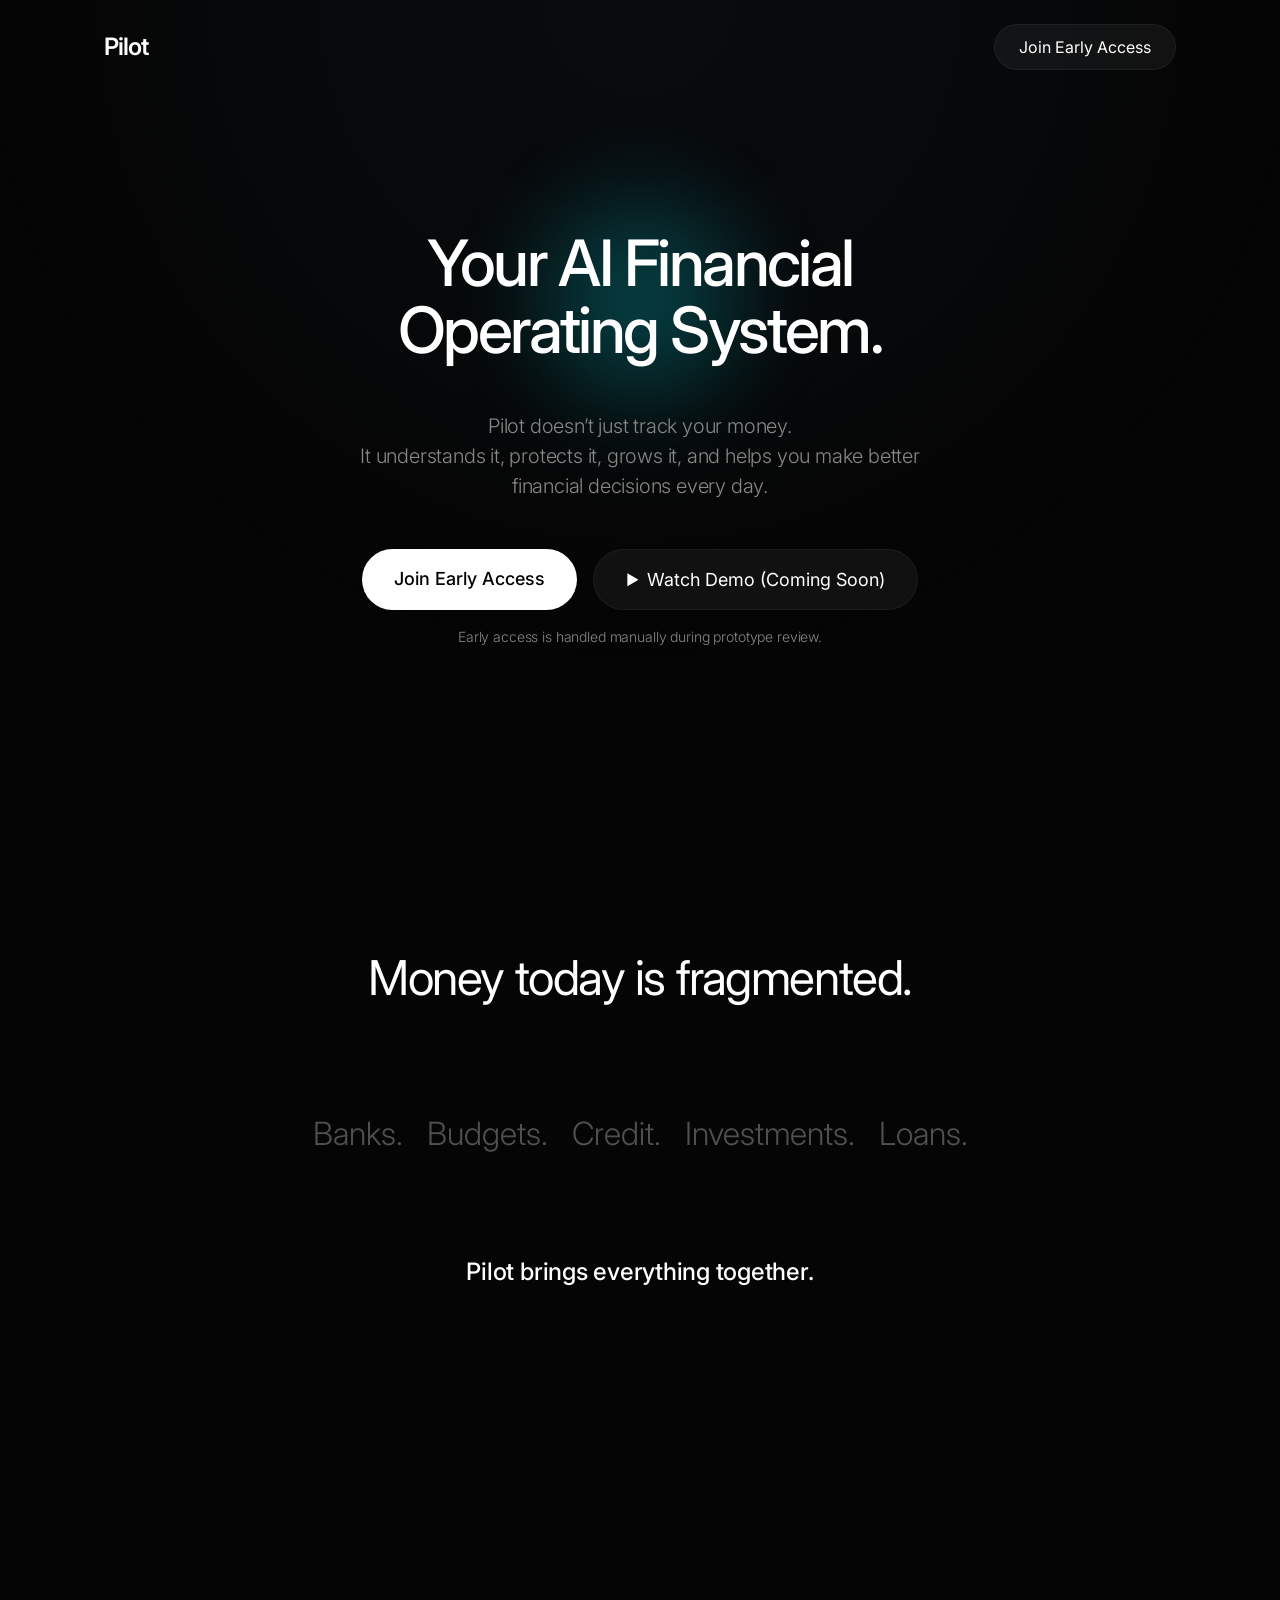
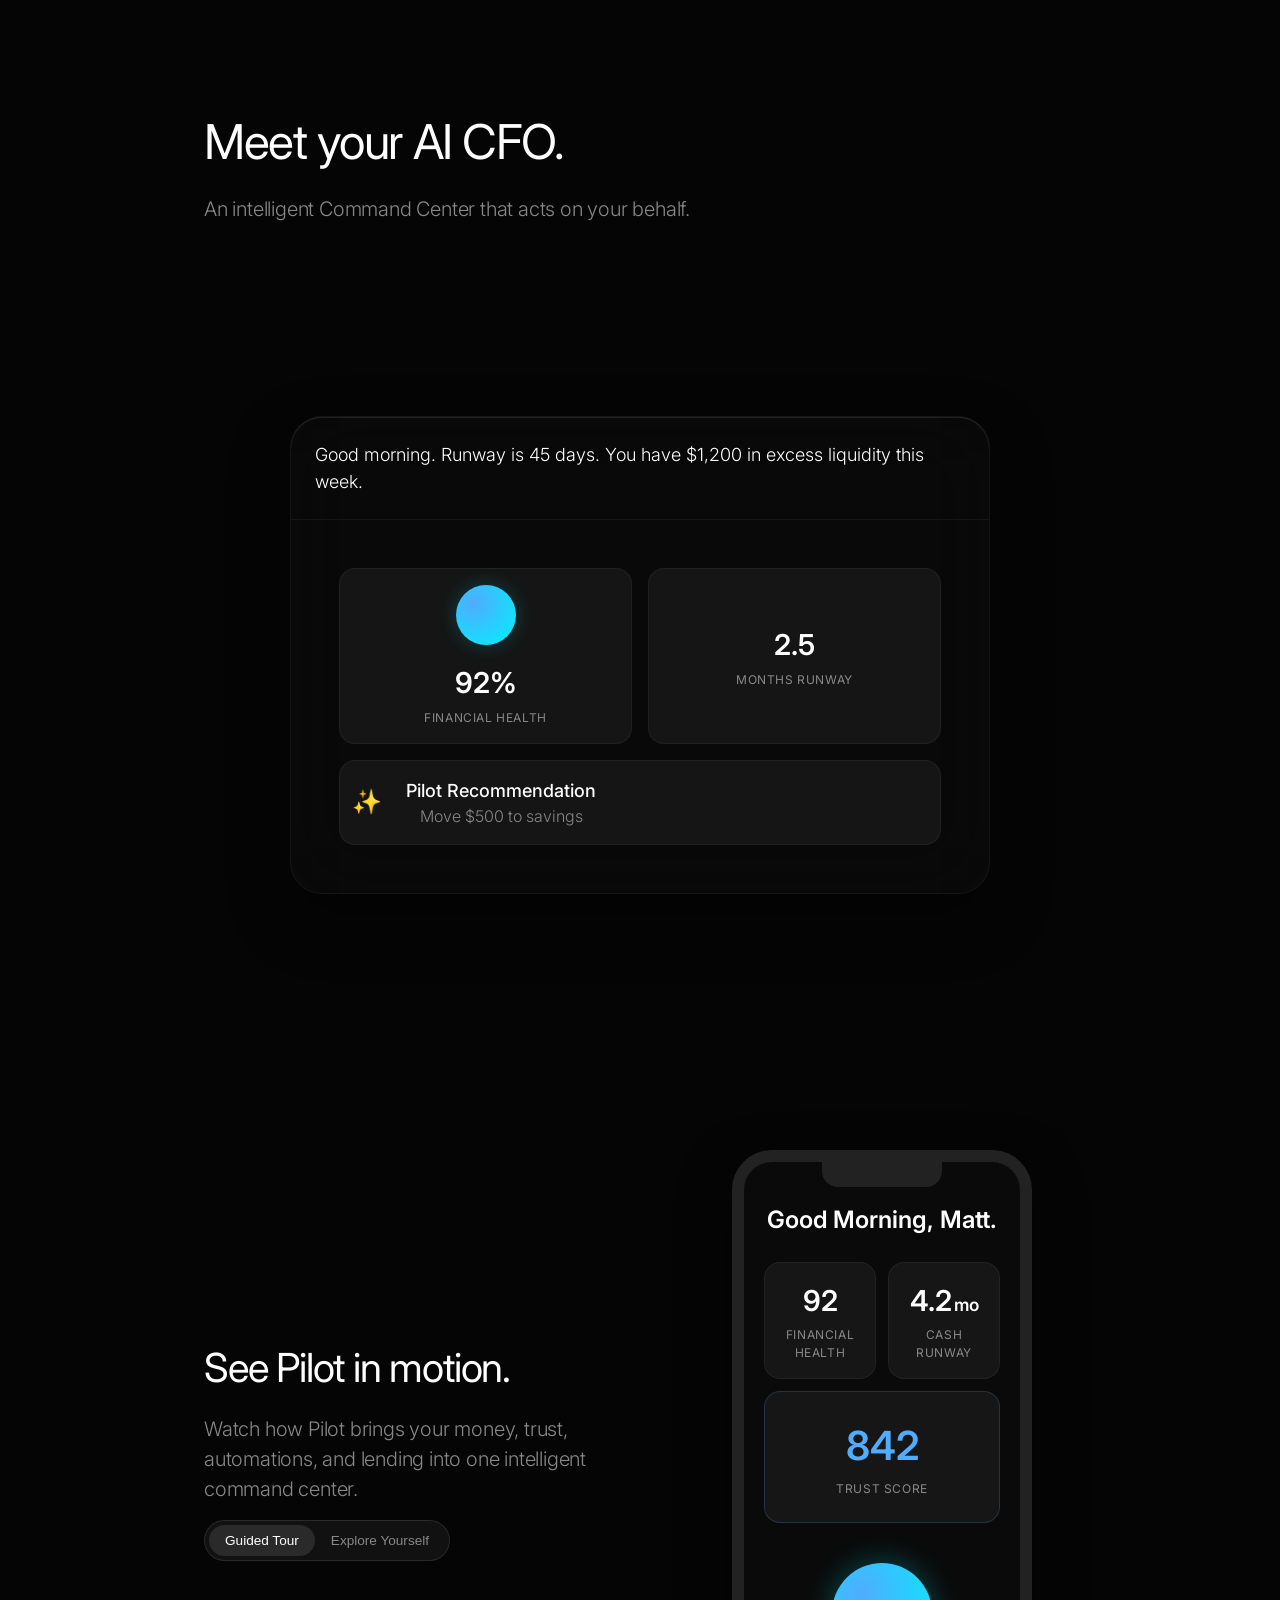
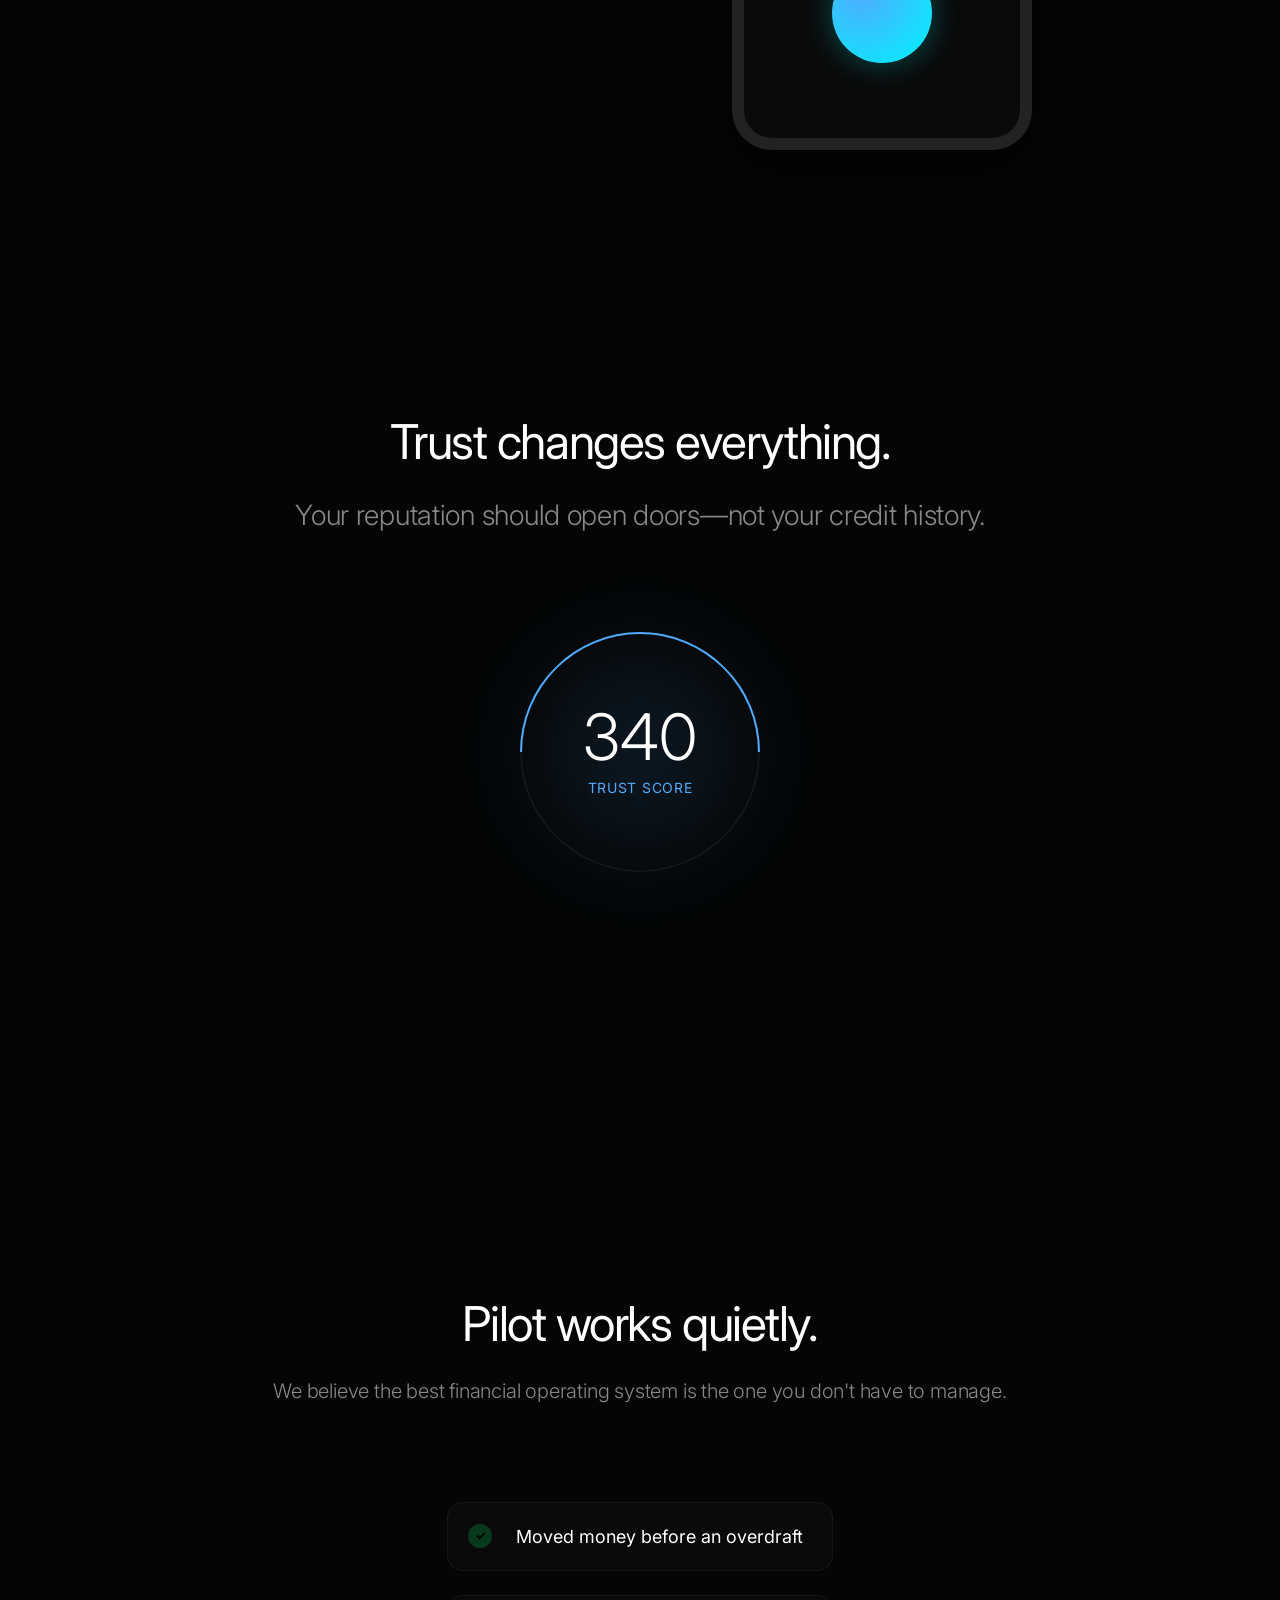
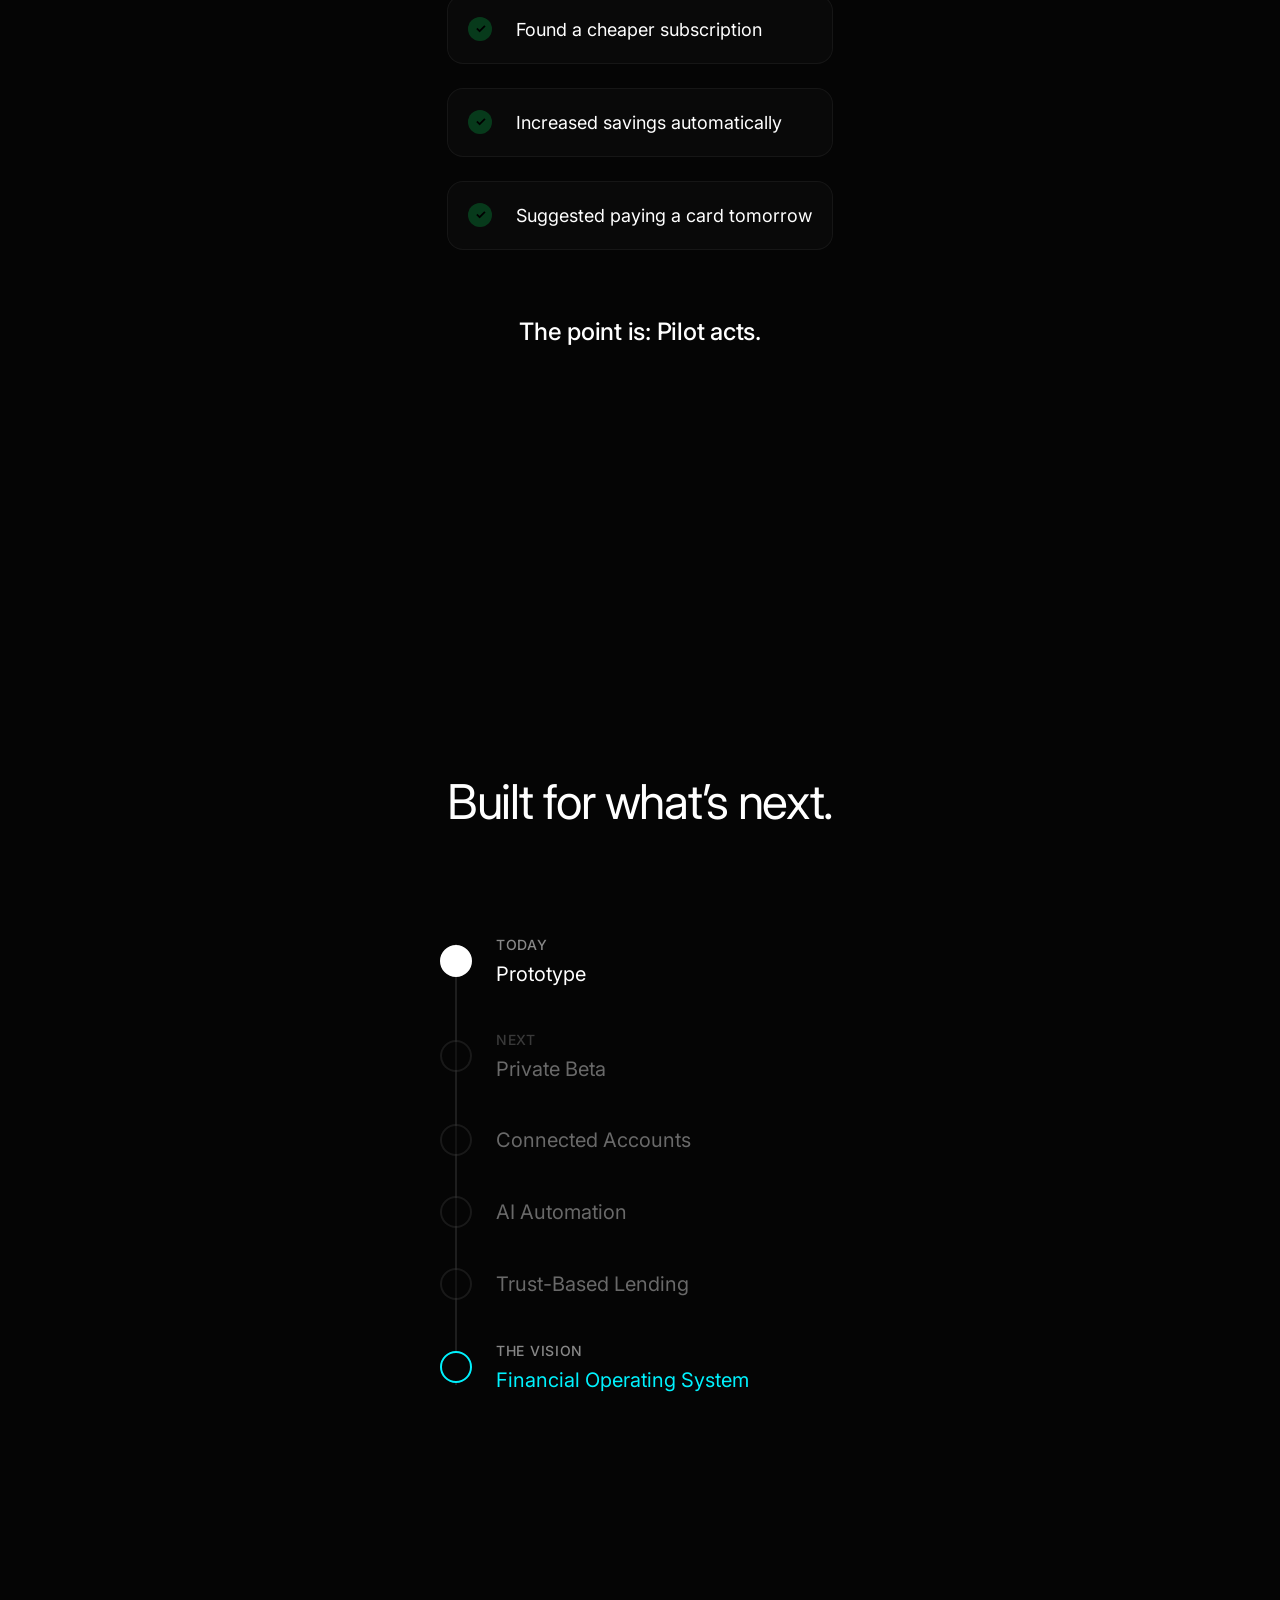
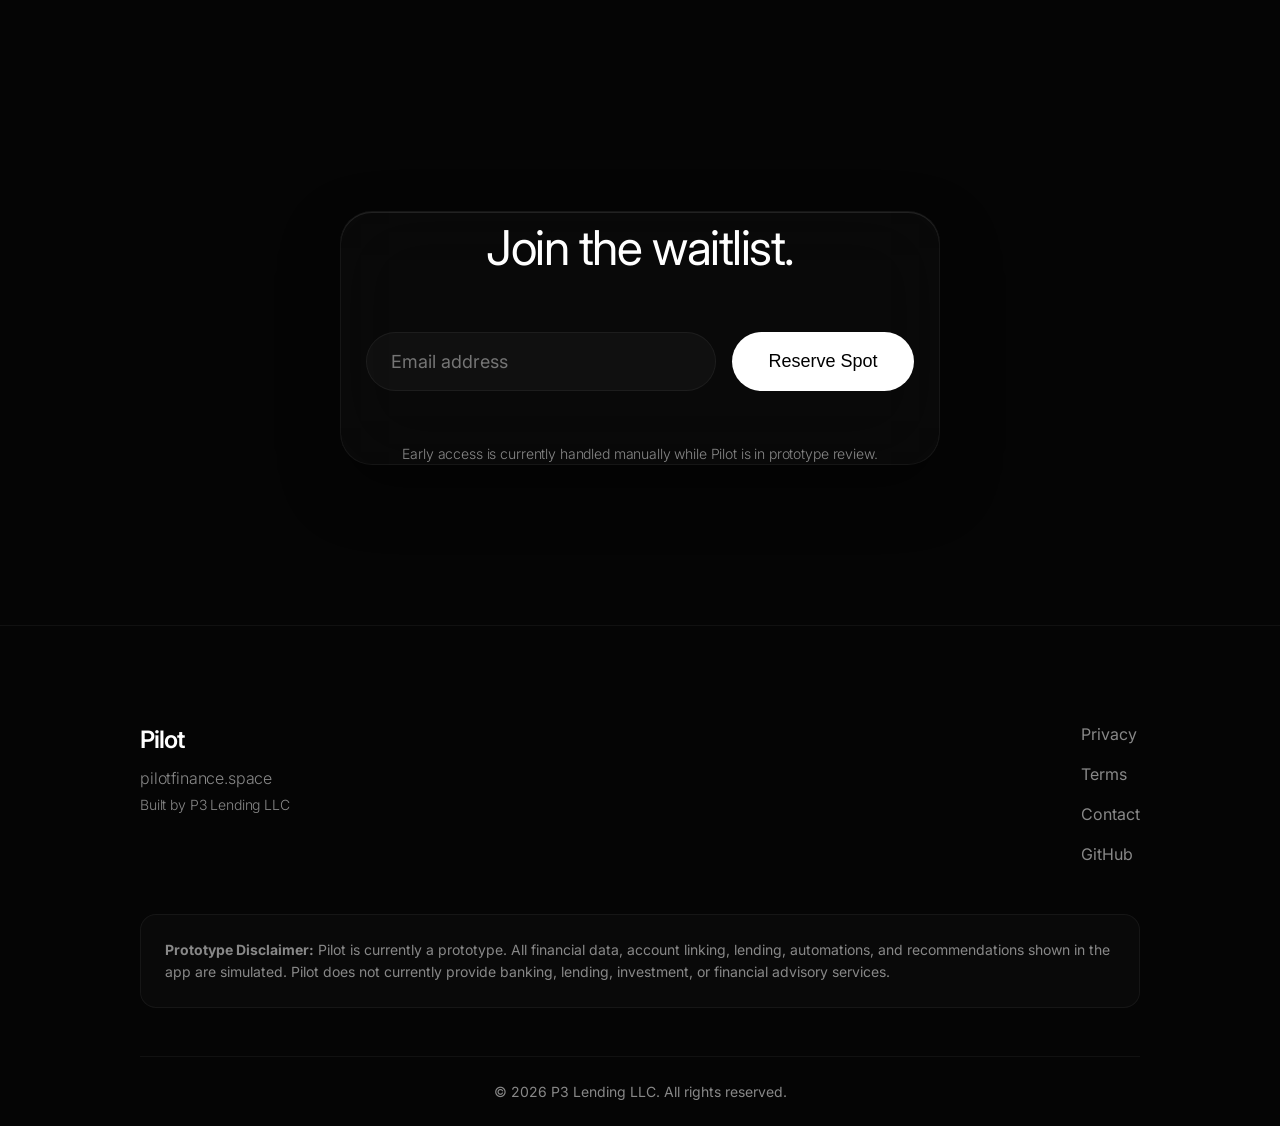
<file: docs/index.html>
<!DOCTYPE html>
<html lang="en">
<head>
    <meta charset="UTF-8">
    <meta name="viewport" content="width=device-width, initial-scale=1.0">
    <title>Pilot - Your AI Financial Operating System</title>
    <link rel="stylesheet" href="style.css">
    <link rel="preconnect" href="https://fonts.googleapis.com">
    <link rel="preconnect" href="https://fonts.gstatic.com" crossorigin>
    <link href="https://fonts.googleapis.com/css2?family=Inter:wght@300;400;500;600;700&display=swap" rel="stylesheet">
    <link rel="icon" type="image/svg+xml" href="favicon.svg">

    <!-- OpenGraph & Social Meta Tags -->
    <meta property="og:title" content="Pilot — Your AI Financial Operating System">
    <meta property="og:description" content="Pilot helps you understand, automate, and improve your financial life with AI-powered recommendations, Trust Score, smart automations, and trust-based lending.">
    <meta property="og:type" content="website">
    <meta property="og:url" content="https://pilotfinance.space">
    <meta property="og:image" content="https://pilotfinance.space/assets/og-image.svg">
    <meta name="twitter:card" content="summary_large_image">
    <meta name="twitter:title" content="Pilot — Your AI Financial Operating System">
    <meta name="twitter:description" content="Pilot helps you understand, automate, and improve your financial life with AI-powered recommendations, Trust Score, smart automations, and trust-based lending.">
    <meta name="twitter:image" content="https://pilotfinance.space/assets/og-image.svg">
</head>
<body>

    <!-- Ambient Background -->
    <div class="ambient-background"></div>

    <!-- Header -->
    <header class="header fade-in-up delay-1">
        <div class="logo">Pilot</div>
        <a href="#early-access" class="btn-secondary">Join Early Access</a>
    </header>

    <!-- Hero Section -->
    <section class="section hero fade-in-up delay-2">
        <div class="hero-orb-container">
            <div class="hero-orb"></div>
        </div>
        <div class="hero-content">
            <h1 class="hero-title">Your AI Financial<br>Operating System.</h1>
            <p class="hero-subtitle">Pilot doesn’t just track your money.<br>It understands it, protects it, grows it, and helps you make better financial decisions every day.</p>
            <div class="hero-actions">
                <a href="mailto:earlyaccess@pilotfinance.space?subject=Pilot Early Access Request" class="btn-primary">Join Early Access</a>
                <a href="#demo" class="btn-secondary btn-demo" onclick="alert('Demo video coming soon!'); return false;">
                    <span class="play-icon">▶</span> Watch Demo (Coming Soon)
                </a>
            </div>
            <p style="margin-top: 16px; font-size: 0.875rem; color: var(--text-secondary);">Early access is handled manually during prototype review.</p>
        </div>
    </section>

    <!-- Narrative Section 1: Fragmented -->
    <section class="section narrative-section scroll-reveal">
        <div class="narrative-content center-text">
            <h2>Money today is fragmented.</h2>
            <div class="fragmented-list">
                <span>Banks.</span>
                <span>Budgets.</span>
                <span>Credit.</span>
                <span>Investments.</span>
                <span>Loans.</span>
            </div>
            <p class="highlight-text">Pilot brings everything together.</p>
        </div>
    </section>

    <!-- Narrative Section 2: AI CFO -->
    <section class="section narrative-section scroll-reveal">
        <div class="narrative-content">
            <h2>Meet your AI CFO.</h2>
            <p>An intelligent Command Center that acts on your behalf.</p>
        </div>
        
        <div class="mockup-container">
            <div class="glass-card mockup-card float-element">
                <div class="mockup-header">
                    <div class="briefing">Good morning. Runway is <span class="highlight">45 days</span>. You have $1,200 in excess liquidity this week.</div>
                </div>
                <div class="mockup-body">
                    <div class="mockup-grid">
                        <div class="glass-widget health-widget float-delay-1">
                            <div class="health-orb"></div>
                            <div class="widget-value">92%</div>
                            <div class="widget-label">Financial Health</div>
                        </div>
                        <div class="glass-widget runway-widget float-delay-2">
                            <div class="widget-value"><span class="counter" data-target="4.2">0.0</span></div>
                            <div class="widget-label">Months Runway</div>
                        </div>
                        <div class="glass-widget recommendation-widget float-delay-3">
                            <div class="rec-icon">✨</div>
                            <div class="rec-text">
                                <strong>Pilot Recommendation</strong>
                                <span>Move $500 to savings</span>
                            </div>
                        </div>
                    </div>
                </div>
            </div>
        </div>
    </section>

    <!-- Narrative Section 2.5: Interactive Demo -->
    <section class="section narrative-section scroll-reveal interactive-demo-section">
        <div class="demo-grid">
            <div class="demo-copy">
                <h2>See Pilot in motion.</h2>
                <p>Watch how Pilot brings your money, trust, automations, and lending into one intelligent command center.</p>
                <div class="simulator-toggle">
                    <button class="sim-btn active" onclick="setSimMode('guided')">Guided Tour</button>
                    <button class="sim-btn" onclick="setSimMode('interactive')">Explore Yourself</button>
                </div>
            </div>
            <div class="demo-phone-container">
                <div class="iphone-frame">
                    <div class="iphone-notch"></div>
                    <div class="iphone-screen">
                        
                        <!-- GUIDED TOUR MODE (Original Storyboard) -->
                        <div class="sim-mode-container guided-tour-mode active">
                        <!-- Dashboard Base -->
                        <div class="storyboard-base">
                            <div class="greeting">Good Morning, Matt.</div>
                            
                            <div class="dashboard-grid">
                                <div class="glass-widget">
                                    <div class="widget-value" id="demo-health-val">92</div>
                                    <div class="widget-label">Financial Health</div>
                                </div>
                                <div class="glass-widget">
                                    <div class="widget-value" id="demo-runway-val">4.2<span style="font-size:0.6em; margin-left:2px">mo</span></div>
                                    <div class="widget-label">Cash Runway</div>
                                </div>
                                <div class="glass-widget trust-widget">
                                    <div class="widget-value trust-val">842</div>
                                    <div class="widget-label">Trust Score</div>
                                </div>
                            </div>
                            
                            <div class="health-orb-mini pulse-animation center-orb"></div>
                        </div>

                        <!-- Insight Alert Overlay -->
                        <div class="insight-alert">
                            <div class="insight-text">Pilot noticed your electric bill is <strong>27% higher</strong> than normal.</div>
                            <div class="insight-actions">
                                <div class="insight-btn">Find cheaper provider</div>
                                <div class="insight-btn primary-btn btn-create-plan">Create payment plan</div>
                                <div class="insight-btn secondary-btn">Ignore</div>
                            </div>
                        </div>

                        <!-- Automation Success Widget -->
                        <div class="automation-widget">
                            <div class="auto-header"><span class="check-icon">✓</span> Automation Created</div>
                            <div class="auto-rule">If paycheck arrives</div>
                            <div class="auto-rule indent">→ Pay electric bill</div>
                            <div class="auto-rule indent">→ Move 10% to savings</div>
                        </div>

                        <!-- Lending Unlock Card -->
                        <div class="lending-unlock">
                            <p class="unlock-title">Lending Unlocked</p>
                            <p>You're now trusted for</p>
                            <div class="unlock-amount">$1,000</div>
                            <p class="unlock-footer">Available instantly.</p>
                        </div>

                        <!-- Daily Brief Widget -->
                        <div class="daily-brief">
                            <div class="brief-title">Good morning.</div>
                            <div class="brief-subtitle">Yesterday Pilot:</div>
                            <div class="brief-list">
                                <div class="brief-item"><span class="check-icon">✓</span> Prevented an overdraft</div>
                                <div class="brief-item"><span class="check-icon">✓</span> Automated your electric bill</div>
                                <div class="brief-item"><span class="check-icon">✓</span> Increased your Trust Score</div>
                                <div class="brief-item"><span class="check-icon">✓</span> Saved $143 this month</div>
                            </div>
                        </div>

                        <!-- Final Message Screen -->
                        <div class="final-message-screen">
                            <div class="final-msg-main">Pilot works while you live your life.</div>
                            <div class="final-msg-sub">Financial intelligence that never sleeps.</div>
                        </div>

                        <!-- Logo Finale Screen -->
                        <div class="logo-finale-screen">
                            <div class="finale-orb pulse-animation"></div>
                            <div class="finale-logo">Pilot</div>
                            <div class="finale-tagline">The AI Financial Operating System.</div>
                        </div>
                        </div> <!-- /GUIDED TOUR MODE -->

                        <!-- INTERACTIVE SIMULATOR MODE -->
                        <div class="sim-mode-container interactive-mode">
                            <!-- Simulator Screens -->
                            
                            <!-- Command Center -->
                            <div class="sim-screen active" id="sim-cmd">
                                <div class="sim-greeting">Good Afternoon.</div>
                                <div class="dashboard-grid" style="margin-bottom:12px;">
                                    <div class="glass-widget">
                                        <div class="widget-value sim-health-val">92</div>
                                        <div class="widget-label">Health</div>
                                    </div>
                                    <div class="glass-widget">
                                        <div class="widget-value sim-runway-val">4.2<span style="font-size:0.6em">mo</span></div>
                                        <div class="widget-label">Runway</div>
                                    </div>
                                    <div class="glass-widget trust-widget" style="grid-column: span 2; padding:12px;">
                                        <div class="widget-value sim-trust-val">842</div>
                                        <div class="widget-label">Trust Score</div>
                                    </div>
                                </div>
                                <div class="sim-recommendation" onclick="openSimModal('insight')">
                                    <div class="sim-rec-icon">⚠️</div>
                                    <div class="sim-rec-text">High electric bill detected.<br><span style="color:#00f2fe;font-size:0.8em;">Tap to automate</span></div>
                                </div>
                            </div>

                            <!-- Money -->
                            <div class="sim-screen" id="sim-money">
                                <div class="sim-header">Money</div>
                                <div class="sim-balance sim-balance-val">$14,250.00</div>
                                <div class="sim-label">Total Cash</div>
                                <div class="sim-list" id="sim-tx-list">
                                    <div class="sim-list-item"><span>Whole Foods</span><span>-$45.20</span></div>
                                    <div class="sim-list-item"><span>Salary</span><span style="color:#00ff66">+$3,200.00</span></div>
                                </div>
                            </div>

                            <!-- Trust -->
                            <div class="sim-screen" id="sim-trust">
                                <div class="sim-header">Trust Score</div>
                                <div class="sim-center">
                                    <div class="finale-orb pulse-animation" style="margin-bottom:0; width:120px;height:120px;display:flex;align-items:center;justify-content:center;">
                                        <span class="sim-trust-val" style="font-size:2.5rem;font-weight:600;color:var(--text-primary);">842</span>
                                    </div>
                                </div>
                            </div>

                            <!-- Automations -->
                            <div class="sim-screen" id="sim-auto">
                                <div class="sim-header">Automations</div>
                                <div class="sim-list" id="sim-auto-list">
                                    <div class="sim-auto-rule"><strong>Paycheck Rule</strong><br><span style="font-size:0.8em;color:var(--text-secondary)">Move 10% to savings</span></div>
                                </div>
                                <div class="sim-btn-primary" style="margin-top:20px;text-align:center;">+ New Rule</div>
                            </div>

                            <!-- Lending -->
                            <div class="sim-screen" id="sim-lend">
                                <div class="sim-header">Pilot Credit</div>
                                <div class="lending-card" style="position:static; transform:none; opacity:1; margin-top:40px;">
                                    <p>You're trusted for</p>
                                    <div class="unlock-amount" style="font-size:2.5rem;">$1,000</div>
                                    <div class="sim-btn-primary" style="margin-top:20px;text-align:center;cursor:pointer;" onclick="openSimModal('lending')">Withdraw</div>
                                </div>
                            </div>

                            <!-- Bottom Navigation -->
                            <div class="sim-tab-bar">
                                <div class="sim-tab active" data-target="sim-cmd" onclick="navSim('sim-cmd')">◎</div>
                                <div class="sim-tab" data-target="sim-money" onclick="navSim('sim-money')">$</div>
                                <div class="sim-tab" data-target="sim-trust" onclick="navSim('sim-trust')">●</div>
                                <div class="sim-tab" data-target="sim-auto" onclick="navSim('sim-auto')">⚡</div>
                                <div class="sim-tab" data-target="sim-lend" onclick="navSim('sim-lend')">💳</div>
                            </div>

                            <!-- Modals -->
                            <div class="sim-modal-overlay" id="sim-modal-insight">
                                <div class="sim-modal-sheet">
                                    <div class="sim-modal-title">Electric Bill Action</div>
                                    <p style="font-size:0.9em;color:var(--text-secondary);margin-bottom:20px;">Your bill is 27% higher. Automate payment plan?</p>
                                    <div class="sim-btn-primary" style="text-align:center;margin-bottom:10px;cursor:pointer;" onclick="executeInsight()">Automate Plan</div>
                                    <div class="sim-btn-secondary" style="text-align:center;cursor:pointer;" onclick="closeSimModal()">Cancel</div>
                                </div>
                            </div>

                            <div class="sim-modal-overlay" id="sim-modal-lending">
                                <div class="sim-modal-sheet">
                                    <div class="sim-modal-title">Withdraw $1,000</div>
                                    <p style="font-size:0.9em;color:var(--text-secondary);margin-bottom:20px;">Funds will be available instantly.</p>
                                    <div class="sim-btn-primary" style="text-align:center;margin-bottom:10px;cursor:pointer;" onclick="executeLending()">Confirm</div>
                                    <div class="sim-btn-secondary" style="text-align:center;cursor:pointer;" onclick="closeSimModal()">Cancel</div>
                                </div>
                            </div>

                        </div>
                    </div>
                </div>
            </div>
        </div>
    </section>

    <!-- Narrative Section 3: Trust -->
    <section class="section narrative-section scroll-reveal">
        <div class="narrative-content center-text">
            <h2>Trust changes everything.</h2>
            <p class="large-text">Your reputation should open doors—not your credit history.</p>
            
            <div class="trust-container">
                <div class="trust-gauge">
                    <div class="gauge-ring"></div>
                    <div class="gauge-glow"></div>
                    <div class="gauge-value"><span class="counter" data-target="850">0</span></div>
                    <div class="gauge-label">Trust Score</div>
                </div>
            </div>
        </div>
    </section>

    <!-- Narrative Section 4: Quiet Work -->
    <section class="section narrative-section scroll-reveal">
        <div class="narrative-content center-text">
            <h2>Pilot works quietly.</h2>
            <p>We believe the best financial operating system is the one you don't have to manage.</p>
        </div>
        <div class="quiet-list">
            <div class="quiet-item float-delay-1">
                <div class="check-icon">✓</div>
                <span>Moved money before an overdraft</span>
            </div>
            <div class="quiet-item float-delay-2">
                <div class="check-icon">✓</div>
                <span>Found a cheaper subscription</span>
            </div>
            <div class="quiet-item float-delay-3">
                <div class="check-icon">✓</div>
                <span>Increased savings automatically</span>
            </div>
            <div class="quiet-item float-delay-4">
                <div class="check-icon">✓</div>
                <span>Suggested paying a card tomorrow</span>
            </div>
        </div>
        <div class="narrative-content center-text" style="margin-top: 4rem;">
            <p class="highlight-text">The point is: Pilot acts.</p>
        </div>
    </section>

    <!-- Narrative Section 5: Timeline -->
    <section class="section narrative-section scroll-reveal">
        <div class="narrative-content center-text">
            <h2>Built for what’s next.</h2>
            
            <div class="roadmap-timeline">
                <div class="timeline-item active">
                    <div class="node"></div>
                    <div class="timeline-content">
                        <strong>Today</strong>
                        <span>Prototype</span>
                    </div>
                </div>
                <div class="timeline-item">
                    <div class="node"></div>
                    <div class="timeline-content">
                        <strong>Next</strong>
                        <span>Private Beta</span>
                    </div>
                </div>
                <div class="timeline-item">
                    <div class="node"></div>
                    <div class="timeline-content">
                        <span>Connected Accounts</span>
                    </div>
                </div>
                <div class="timeline-item">
                    <div class="node"></div>
                    <div class="timeline-content">
                        <span>AI Automation</span>
                    </div>
                </div>
                <div class="timeline-item">
                    <div class="node"></div>
                    <div class="timeline-content">
                        <span>Trust-Based Lending</span>
                    </div>
                </div>
                <div class="timeline-item future">
                    <div class="node"></div>
                    <div class="timeline-content">
                        <strong>The Vision</strong>
                        <span>Financial Operating System</span>
                    </div>
                </div>
            </div>
        </div>
    </section>

    <!-- Early Access -->
    <section id="early-access" class="section early-access scroll-reveal">
        <div class="glass-card cta-card">
            <h2>Join the waitlist.</h2>
            <form id="waitlist-form" class="waitlist-form">
                <input type="email" id="waitlist-email" placeholder="Email address" required>
                <!-- Honeypot -->
                <input type="text" id="waitlist-companyWebsite" name="companyWebsite" style="display:none" tabindex="-1" autocomplete="off">
                <button type="submit" id="waitlist-submit" class="btn-primary">Reserve Spot</button>
            </form>
            <div id="waitlist-message" class="form-message"></div>
            <p style="margin-top: 16px; font-size: 0.875rem; color: var(--text-secondary);">Early access is currently handled manually while Pilot is in prototype review.</p>
        </div>
    </section>

    <!-- Footer -->
    <footer class="footer">
        <div class="footer-content">
            <div class="footer-brand">
                <div class="logo">Pilot</div>
                <p>pilotfinance.space</p>
                <p class="built-by">Built by P3 Lending LLC</p>
            </div>
            <div class="footer-links">
                <a href="#">Privacy</a>
                <a href="#">Terms</a>
                <a href="#">Contact</a>
                <a href="https://github.com">GitHub</a>
            </div>
        </div>
        <div class="prototype-disclaimer">
            <strong>Prototype Disclaimer:</strong> Pilot is currently a prototype. All financial data, account linking, lending, automations, and recommendations shown in the app are simulated. Pilot does not currently provide banking, lending, investment, or financial advisory services.
        </div>
        <div class="footer-bottom">
            &copy; 2026 P3 Lending LLC. All rights reserved.
        </div>
    </footer>

    <!-- Interactive Scripts -->
    <script>
        // Scroll Reveal
        const revealElements = document.querySelectorAll('.scroll-reveal');
        
        const revealObserver = new IntersectionObserver((entries) => {
            entries.forEach(entry => {
                if (entry.isIntersecting) {
                    entry.target.classList.add('active');
                    
                    // Trigger counters if they exist in the revealed section
                    const counters = entry.target.querySelectorAll('.counter');
                    counters.forEach(counter => {
                        if(!counter.classList.contains('counted')) {
                            const target = parseFloat(counter.getAttribute('data-target'));
                            const duration = 2000;
                            const steps = 60;
                            const stepTime = Math.abs(Math.floor(duration / steps));
                            const isDecimal = target % 1 !== 0;
                            
                            let current = 0;
                            const increment = target / steps;
                            
                            const timer = setInterval(() => {
                                current += increment;
                                if (current >= target) {
                                    counter.innerText = isDecimal ? target.toFixed(1) : Math.floor(target);
                                    counter.classList.add('counted');
                                    clearInterval(timer);
                                } else {
                                    counter.innerText = isDecimal ? current.toFixed(1) : Math.floor(current);
                                }
                            }, stepTime);
                        }
                    });
                }
            });
        }, { threshold: 0.15 });

        revealElements.forEach(el => revealObserver.observe(el));

        // Phone Demo Storyboard
        const iphoneScreen = document.querySelector('.iphone-screen');
        const trustVal = document.querySelector('.trust-val');
        const healthVal = document.querySelector('#demo-health-val');
        const runwayVal = document.querySelector('#demo-runway-val');
        
        async function runStoryboard() {
            if (window.matchMedia('(prefers-reduced-motion: reduce)').matches) return;
            
            // Reset state
            iphoneScreen.className = 'iphone-screen';
            trustVal.innerText = '842';
            healthVal.innerHTML = '92';
            runwayVal.innerHTML = '4.2<span style="font-size:0.6em; margin-left:2px">mo</span>';
            
            const wait = ms => new Promise(r => setTimeout(r, ms));
            
            // 0s: Initial Dashboard showing
            await wait(2500);
            
            // 2.5s: Insight alert slides up
            iphoneScreen.classList.add('show-insight');
            await wait(2500);
            
            // 5s: Simulate user tap on "Create payment plan"
            iphoneScreen.classList.add('tap-plan');
            await wait(300);
            iphoneScreen.classList.remove('tap-plan');
            
            // 5.5s: Alert disappears, automation created
            await wait(200);
            iphoneScreen.classList.remove('show-insight');
            iphoneScreen.classList.add('show-automation');
            
            // 8.5s: Trust score bumps up
            await wait(3000);
            iphoneScreen.classList.add('trust-bump');
            trustVal.innerText = '845';
            
            // 11.5s: Lending unlocks
            await wait(3000);
            iphoneScreen.classList.add('show-lending');
            
            // 15.5s: Transition to Tomorrow Morning
            await wait(4000);
            iphoneScreen.classList.remove('show-automation', 'show-lending', 'trust-bump');
            healthVal.innerHTML = '95<span style="color:#00ff66; font-size:0.5em; vertical-align:middle; margin-left:4px">↑</span>';
            runwayVal.innerHTML = '5.0<span style="font-size:0.6em; margin-left:2px">mo</span>';
            
            // 17s: Slide in Daily Brief
            await wait(1500);
            iphoneScreen.classList.add('show-brief');
            
            // 22s: Fade to Final Message
            await wait(5000);
            iphoneScreen.classList.add('show-final-msg');
            
            // 27s: Fade to Logo Finale
            await wait(5000);
            iphoneScreen.classList.remove('show-final-msg');
            iphoneScreen.classList.add('show-logo-finale');
            
            // 32s: Reset and loop
            await wait(5000);
            runStoryboard();
        }

        // Start storyboard loop
        runStoryboard();

        // --- INTERACTIVE SIMULATOR LOGIC ---
        
        // State
        let appState = {
            mode: 'guided',
            balance: 14250,
            health: 92,
            runway: 4.2,
            trust: 842,
            transactions: [
                { name: 'Whole Foods', amount: -45.20 },
                { name: 'Salary', amount: 3200.00 }
            ],
            automations: [
                { name: 'Paycheck Rule', desc: 'Move 10% to savings' }
            ]
        };

        // DOM Elements
        const simContainers = document.querySelectorAll('.sim-mode-container');
        const simBtns = document.querySelectorAll('.sim-btn');
        
        function setSimMode(mode) {
            appState.mode = mode;
            simBtns.forEach(btn => btn.classList.remove('active'));
            document.querySelector(`.sim-btn[onclick="setSimMode('${mode}')"]`).classList.add('active');
            
            simContainers.forEach(c => c.classList.remove('active'));
            document.querySelector(`.${mode === 'guided' ? 'guided-tour-mode' : 'interactive-mode'}`).classList.add('active');
            
            if (mode === 'interactive') renderSim();
        }

        // Navigation
        const simScreens = document.querySelectorAll('.sim-screen');
        const simTabs = document.querySelectorAll('.sim-tab');
        
        function navSim(targetId) {
            simScreens.forEach(s => s.classList.remove('active'));
            simTabs.forEach(t => t.classList.remove('active'));
            
            document.getElementById(targetId).classList.add('active');
            document.querySelector(`.sim-tab[data-target="${targetId}"]`).classList.add('active');
        }

        // Modals
        function openSimModal(id) {
            document.getElementById(`sim-modal-${id}`).classList.add('active');
        }
        function closeSimModal() {
            document.querySelectorAll('.sim-modal-overlay').forEach(m => m.classList.remove('active'));
        }

        // Actions
        function executeInsight() {
            closeSimModal();
            appState.trust += 3;
            appState.health += 2;
            appState.automations.push({ name: 'Bill Protection', desc: 'Auto-pay electric if high' });
            
            const trustValEl = document.querySelector('#sim-trust .sim-trust-val');
            if(trustValEl) {
                trustValEl.style.transition = 'all 0.3s';
                trustValEl.style.transform = 'scale(1.2)';
                trustValEl.style.color = 'var(--health-color)';
                setTimeout(() => {
                    trustValEl.style.transform = 'scale(1)';
                    trustValEl.style.color = 'var(--text-primary)';
                }, 400);
            }
            
            const recEl = document.querySelector('.sim-recommendation');
            if(recEl) recEl.style.display = 'none';
            
            renderSim();
        }

        function executeLending() {
            closeSimModal();
            appState.balance += 1000;
            appState.runway += 0.5;
            appState.transactions.unshift({ name: 'Pilot Credit', amount: 1000.00 });
            
            navSim('sim-money');
            renderSim();
        }

        // Render
        const formatMoney = (val) => new Intl.NumberFormat('en-US', { style: 'currency', currency: 'USD' }).format(val);

        function renderSim() {
            document.querySelectorAll('.sim-health-val').forEach(el => el.innerText = appState.health);
            document.querySelectorAll('.sim-runway-val').forEach(el => el.innerHTML = `${appState.runway.toFixed(1)}<span style="font-size:0.6em">mo</span>`);
            document.querySelectorAll('.sim-trust-val').forEach(el => el.innerText = appState.trust);
            document.querySelectorAll('.sim-balance-val').forEach(el => el.innerText = formatMoney(appState.balance));
            
            const txList = document.getElementById('sim-tx-list');
            if (txList) {
                txList.innerHTML = appState.transactions.map(tx => `
                    <div class="sim-list-item">
                        <span>${tx.name}</span>
                        <span style="color: ${tx.amount > 0 ? '#00ff66' : 'var(--text-primary)'}">${tx.amount > 0 ? '+' : ''}${formatMoney(tx.amount)}</span>
                    </div>
                `).join('');
            }
            
            const autoList = document.getElementById('sim-auto-list');
            if (autoList) {
                autoList.innerHTML = appState.automations.map(a => `
                    <div class="sim-auto-rule"><strong>${a.name}</strong><br><span style="font-size:0.8em;color:var(--text-secondary)">${a.desc}</span></div>
                `).join('');
            }
        }
        
        // Initial setup for interactive mode
        renderSim();

        // --- WAITLIST LOGIC ---
        const PILOT_CONFIG = {
            waitlistEndpoint: "https://cthbxtutuiyrrkmbkyut.functions.supabase.co/waitlist-signup"
        };

        if (PILOT_CONFIG.waitlistEndpoint.includes("YOUR_SUPABASE_PROJECT_REF")) {
            console.warn("Pilot waitlist endpoint is not configured yet.");
        }
        
        const waitlistForm = document.getElementById('waitlist-form');
        const waitlistSubmit = document.getElementById('waitlist-submit');
        const waitlistMessage = document.getElementById('waitlist-message');

        if (waitlistForm) {
            waitlistForm.addEventListener('submit', async (e) => {
                e.preventDefault();
                const emailInput = document.getElementById('waitlist-email');
                const honeypotInput = document.getElementById('waitlist-companyWebsite');
                const email = emailInput.value.trim();
                const companyWebsite = honeypotInput ? honeypotInput.value : '';
                if (!email) return;

                // Loading state
                waitlistSubmit.innerText = 'Joining...';
                waitlistSubmit.disabled = true;
                waitlistMessage.className = 'form-message';
                waitlistMessage.innerText = '';

                try {
                    const response = await fetch(PILOT_CONFIG.waitlistEndpoint, {
                        method: 'POST',
                        headers: { 'Content-Type': 'application/json' },
                        body: JSON.stringify({ email, companyWebsite })
                    });

                    const data = await response.json();

                    if (response.status === 200) {
                        waitlistMessage.className = 'form-message success';
                        waitlistMessage.innerText = 'You’re on the list. Welcome aboard.';
                        emailInput.value = '';
                    } else if (response.status === 409 || data.message === 'duplicate') {
                        waitlistMessage.className = 'form-message duplicate';
                        waitlistMessage.innerText = 'You’re already on the early access list.';
                        emailInput.value = '';
                    } else {
                        throw new Error(data.error || 'Failed to join');
                    }
                } catch (error) {
                    console.error('Waitlist error:', error);
                    waitlistMessage.className = 'form-message error';
                    waitlistMessage.innerText = 'Something went wrong. Please try again.';
                } finally {
                    waitlistSubmit.innerText = 'Reserve Spot';
                    waitlistSubmit.disabled = false;
                }
            });
        }
    </script>
</body>
</html>
</file>
<file: docs/style.css>
:root {
    --bg-primary: #050505;
    --text-primary: #ffffff;
    --text-secondary: #888888;
    --glass-bg: rgba(255, 255, 255, 0.02);
    --glass-border: rgba(255, 255, 255, 0.05);
    --glass-shadow: 0 24px 60px rgba(0, 0, 0, 0.4), inset 0 1px 0 rgba(255, 255, 255, 0.1);
    
    --health-color: #00f2fe;
    --trust-color: #4facfe;
    
    --spacing-xs: 8px;
    --spacing-sm: 16px;
    --spacing-md: 24px;
    --spacing-lg: 48px;
    --spacing-xl: 96px;
    --spacing-xxl: 160px;
    
    --border-radius-lg: 32px;
    --border-radius-md: 24px;
}

* {
    box-sizing: border-box;
    margin: 0;
    padding: 0;
}

body {
    font-family: 'Inter', -apple-system, BlinkMacSystemFont, sans-serif;
    background-color: var(--bg-primary);
    color: var(--text-primary);
    line-height: 1.5;
    -webkit-font-smoothing: antialiased;
    overflow-x: hidden;
}

a { text-decoration: none; color: inherit; }

/* Ambient Background */
.ambient-background {
    position: fixed;
    top: 0; left: 0; right: 0; bottom: 0;
    z-index: -1;
    background: radial-gradient(circle at 50% 0%, rgba(20, 30, 40, 0.5), transparent 60%);
    opacity: 0.6;
}

/* Typography */
h1 {
    font-size: 4rem;
    font-weight: 500;
    line-height: 1.05;
    letter-spacing: -0.04em;
    margin-bottom: var(--spacing-md);
}

h2 {
    font-size: 3rem;
    font-weight: 400;
    letter-spacing: -0.03em;
    margin-bottom: var(--spacing-sm);
    color: var(--text-primary);
}

p {
    font-size: 1.25rem;
    font-weight: 300;
    color: var(--text-secondary);
    letter-spacing: -0.01em;
}

.large-text { font-size: 1.75rem; font-weight: 300; }
.highlight-text { font-size: 1.5rem; font-weight: 500; color: var(--text-primary); }

/* Layout */
.section {
    padding: var(--spacing-xxl) 5%;
    max-width: 1000px;
    margin: 0 auto;
}

/* Header */
.header {
    display: flex;
    justify-content: space-between;
    align-items: center;
    padding: var(--spacing-md) 5%;
    max-width: 1200px;
    margin: 0 auto;
}

.logo {
    font-size: 1.5rem;
    font-weight: 600;
    letter-spacing: -0.04em;
}

/* Buttons */
.btn-primary {
    display: inline-block;
    background: #ffffff;
    color: #000000;
    padding: 16px 32px;
    border-radius: 100px;
    font-size: 1.125rem;
    font-weight: 500;
    transition: transform 0.3s cubic-bezier(0.175, 0.885, 0.32, 1.275);
    border: none;
    cursor: pointer;
}
.btn-primary:hover { transform: scale(1.05); }

.btn-secondary {
    display: inline-flex;
    align-items: center;
    gap: 8px;
    background: rgba(255, 255, 255, 0.05);
    color: var(--text-primary);
    padding: 16px 32px;
    border-radius: 100px;
    font-size: 1.125rem;
    font-weight: 400;
    border: 1px solid var(--glass-border);
    transition: background 0.3s ease;
}
.btn-secondary:hover { background: rgba(255, 255, 255, 0.1); }
.header .btn-secondary { padding: 10px 24px; font-size: 1rem; }

.play-icon { font-size: 0.8em; }

/* Hero Section */
.hero {
    text-align: center;
    padding: 15vh 5% 15vh;
    position: relative;
    max-width: 1000px;
}

.hero-orb-container {
    position: absolute;
    top: 30%; left: 50%;
    transform: translate(-50%, -50%);
    width: 300px; height: 300px;
    z-index: -1;
    opacity: 0.3;
}

.hero-orb {
    width: 100%; height: 100%;
    border-radius: 50%;
    background: radial-gradient(circle, var(--health-color) 0%, transparent 70%);
    filter: blur(40px);
    animation: breathe-slow 8s ease-in-out infinite alternate;
}

@keyframes breathe-slow {
    0% { transform: scale(0.8); opacity: 0.5; }
    100% { transform: scale(1.2); opacity: 0.8; }
}

.hero-subtitle {
    margin: var(--spacing-lg) auto;
    max-width: 600px;
    color: var(--text-secondary);
}

.hero-actions {
    display: flex;
    gap: var(--spacing-sm);
    justify-content: center;
    margin-top: var(--spacing-lg);
}

/* Narrative Sections */
.narrative-content { margin-bottom: var(--spacing-xl); }
.center-text { text-align: center; }
.narrative-section { min-height: 50vh; display: flex; flex-direction: column; justify-content: center; }

/* Section 1: Fragmented */
.fragmented-list {
    display: flex;
    flex-wrap: wrap;
    justify-content: center;
    gap: var(--spacing-md);
    margin: var(--spacing-xl) 0;
}
.fragmented-list span {
    font-size: 2rem;
    font-weight: 300;
    color: rgba(255,255,255,0.3);
}

/* Section 2: Mockup */
.glass-card {
    background: var(--glass-bg);
    border: 1px solid var(--glass-border);
    border-radius: var(--border-radius-lg);
    box-shadow: var(--glass-shadow);
    backdrop-filter: blur(40px);
    -webkit-backdrop-filter: blur(40px);
}

.mockup-container { margin-top: var(--spacing-xl); }
.mockup-card { max-width: 700px; margin: 0 auto; overflow: hidden; padding: 0; }

.mockup-header {
    padding: var(--spacing-md);
    border-bottom: 1px solid var(--glass-border);
    font-size: 1.125rem;
    font-weight: 300;
}

.mockup-body { padding: var(--spacing-lg); }

.mockup-grid {
    display: grid;
    grid-template-columns: 1fr 1fr;
    gap: var(--spacing-sm);
}

.glass-widget {
    background: rgba(255, 255, 255, 0.02);
    border-radius: var(--border-radius-md);
    padding: var(--spacing-md);
    display: flex; flex-direction: column; align-items: center; justify-content: center;
    border: 1px solid var(--glass-border);
}

.recommendation-widget { grid-column: span 2; flex-direction: row; justify-content: flex-start; gap: var(--spacing-md); }
.rec-icon { font-size: 1.5rem; }
.rec-text strong { display: block; font-weight: 500; font-size: 1.125rem; }
.rec-text span { font-weight: 300; color: var(--text-secondary); }

.widget-value { font-size: 2.5rem; font-weight: 500; margin-bottom: 4px; }
.widget-label { font-size: 0.875rem; color: var(--text-secondary); text-transform: uppercase; letter-spacing: 0.05em; }

.health-orb {
    width: 60px; height: 60px; border-radius: 50%;
    background: radial-gradient(circle at 30% 30%, #4facfe, #00f2fe);
    box-shadow: 0 0 20px rgba(0, 242, 254, 0.2);
    margin-bottom: var(--spacing-sm);
    animation: breathe-orb 4s ease-in-out infinite alternate;
}

@keyframes breathe-orb {
    0% { transform: scale(0.95); opacity: 0.9; }
    100% { transform: scale(1.05); opacity: 1; }
}

/* Floating Animations */
.float-element { animation: float 6s ease-in-out infinite; }
@keyframes float {
    0% { transform: translateY(0px); }
    50% { transform: translateY(-10px); }
    100% { transform: translateY(0px); }
}

.float-delay-1 { animation: float 6s ease-in-out infinite 1s; }
.float-delay-2 { animation: float 6s ease-in-out infinite 2s; }
.float-delay-3 { animation: float 6s ease-in-out infinite 3s; }
.float-delay-4 { animation: float 6s ease-in-out infinite 4s; }

/* Section 3: Trust Gauge */
.trust-container { display: flex; justify-content: center; margin-top: var(--spacing-xl); }
.trust-gauge {
    position: relative; width: 240px; height: 240px;
    display: flex; flex-direction: column; align-items: center; justify-content: center;
}
.gauge-ring {
    position: absolute; top: 0; left: 0; right: 0; bottom: 0;
    border-radius: 50%; border: 2px solid rgba(255,255,255,0.05);
    border-top-color: var(--trust-color); border-right-color: var(--trust-color);
    transform: rotate(-45deg);
}
.gauge-glow {
    position: absolute; top: 50%; left: 50%;
    transform: translate(-50%, -50%);
    width: 180px; height: 180px;
    border-radius: 50%; background: var(--trust-color);
    filter: blur(60px); opacity: 0.15;
    animation: trust-glow 4s ease-in-out infinite alternate;
}
@keyframes trust-glow {
    0% { opacity: 0.1; transform: translate(-50%, -50%) scale(0.9); }
    100% { opacity: 0.25; transform: translate(-50%, -50%) scale(1.1); }
}
.gauge-value { font-size: 4rem; font-weight: 300; line-height: 1; z-index: 2; }
.gauge-label { color: var(--trust-color); font-size: 0.875rem; text-transform: uppercase; letter-spacing: 0.05em; z-index: 2; margin-top: 8px;}

/* Section 4: Quiet List */
.quiet-list {
    max-width: 500px; margin: 0 auto;
    display: flex; flex-direction: column; gap: var(--spacing-md);
}
.quiet-item {
    display: flex; align-items: center; gap: var(--spacing-md);
    background: rgba(255,255,255,0.02); padding: 20px; border-radius: 16px;
    border: 1px solid var(--glass-border);
}
.check-icon {
    width: 32px; height: 32px; border-radius: 50%;
    background: var(--health-color); color: #000;
    display: flex; align-items: center; justify-content: center;
    font-weight: 700; font-size: 1.2rem; flex-shrink: 0;
}
.quiet-item span { font-size: 1.125rem; font-weight: 400; }

/* Section 5: Timeline */
.roadmap-timeline {
    max-width: 400px; margin: var(--spacing-xl) auto 0;
    display: flex; flex-direction: column; gap: 40px; position: relative;
}
.roadmap-timeline::before {
    content: ''; position: absolute; left: 15px; top: 10px; bottom: 10px;
    width: 2px; background: rgba(255,255,255,0.1); z-index: 0;
}
.timeline-item { display: flex; align-items: center; gap: 24px; position: relative; z-index: 1; opacity: 0.4;}
.timeline-item.active { opacity: 1; }
.timeline-item.future { opacity: 1; }
.timeline-item .node {
    width: 32px; height: 32px; border-radius: 50%;
    background: var(--bg-primary); border: 2px solid rgba(255,255,255,0.2);
    flex-shrink: 0; display: flex; align-items: center; justify-content: center;
}
.timeline-item.active .node { border-color: var(--text-primary); background: var(--text-primary); }
.timeline-item.future .node { border-color: var(--health-color); }
.timeline-content { display: flex; flex-direction: column; align-items: flex-start;}
.timeline-content strong { font-weight: 500; font-size: 0.875rem; color: var(--text-secondary); text-transform: uppercase; letter-spacing: 0.05em; margin-bottom: 4px;}
.timeline-content span { font-size: 1.25rem; font-weight: 400; color: var(--text-primary); }
.timeline-item.future .timeline-content span { color: var(--health-color); }

/* Waitlist Form */
.cta-card { max-width: 600px; margin: 0 auto; text-align: center; }
.cta-card h2 { margin-bottom: var(--spacing-lg); }
.waitlist-form { display: flex; gap: var(--spacing-sm); justify-content: center; }
.form-message { margin-top: 16px; font-size: 0.9rem; text-align: center; opacity: 0; transition: opacity 0.3s ease; height: 20px; }
.form-message.success, .form-message.duplicate, .form-message.error { opacity: 1; }
.form-message.success, .form-message.duplicate { color: var(--health-color); }
.form-message.error { color: #ff6b6b; }
.waitlist-form input {
    padding: 18px 24px; border-radius: 100px;
    border: 1px solid var(--glass-border);
    background: rgba(255, 255, 255, 0.03);
    color: var(--text-primary); font-family: inherit; font-size: 1.125rem;
    flex: 1; max-width: 350px; outline: none; transition: border-color 0.3s ease;
}
.waitlist-form input:focus { border-color: rgba(255, 255, 255, 0.2); }
.waitlist-form button { padding: 18px 36px; border-radius: 100px; font-size: 1.125rem; }

/* Footer */
.footer {
    border-top: 1px solid var(--glass-border);
    padding: var(--spacing-xl) 5% var(--spacing-md);
}
.footer-content {
    display: flex; justify-content: space-between; flex-wrap: wrap; gap: var(--spacing-lg);
    max-width: 1000px; margin: 0 auto var(--spacing-lg);
}
.footer-brand p { color: var(--text-secondary); margin-top: var(--spacing-xs); font-size: 1rem;}
.built-by { font-size: 0.875rem !important; margin-top: 4px !important;}
.footer-links { display: flex; flex-direction: column; gap: var(--spacing-sm); }
.footer-links a { color: var(--text-secondary); transition: color 0.2s ease; font-size: 1rem;}
.footer-links a:hover { color: var(--text-primary); }

.prototype-disclaimer {
    max-width: 1000px; margin: 0 auto var(--spacing-lg);
    padding: var(--spacing-md); border-radius: 16px;
    background: rgba(255, 255, 255, 0.02); border: 1px solid rgba(255, 255, 255, 0.05);
    font-size: 0.875rem; color: var(--text-secondary); line-height: 1.6;
}

.footer-bottom { text-align: center; color: var(--text-secondary); font-size: 0.875rem; padding-top: var(--spacing-md); border-top: 1px solid rgba(255,255,255,0.05); max-width: 1000px; margin: 0 auto;}

/* Scroll Animations */
.scroll-reveal { opacity: 0; transform: translateY(40px); transition: all 1s cubic-bezier(0.165, 0.84, 0.44, 1); }
.scroll-reveal.active { opacity: 1; transform: translateY(0); }

.fade-in-up { animation: fadeInUp 1s cubic-bezier(0.165, 0.84, 0.44, 1) forwards; opacity: 0; }
.delay-1 { animation-delay: 0.2s; }
.delay-2 { animation-delay: 0.4s; }

@keyframes fadeInUp {
    from { opacity: 0; transform: translateY(30px); }
    to { opacity: 1; transform: translateY(0); }
}

/* Mobile Responsive */
@media (max-width: 768px) {
    h1 { font-size: 2.5rem; }
    h2 { font-size: 2rem; }
    .hero-actions { flex-direction: column; }
    .waitlist-form { flex-direction: column; }
    .waitlist-form input { max-width: 100%; }
    .mockup-grid { grid-template-columns: 1fr; }
    .recommendation-widget { grid-column: span 1; }
    .footer-content { flex-direction: column; }
    .section { padding: var(--spacing-xl) 5%; }
}

/* Demo Phone Section */
.interactive-demo-section { padding-top: var(--spacing-xl); padding-bottom: var(--spacing-xl); }
.demo-grid { display: grid; grid-template-columns: 1fr; gap: var(--spacing-xl); align-items: center; }
@media(min-width: 768px){ .demo-grid { grid-template-columns: 1fr 1fr; } }
.demo-copy h2 { font-size: 2.5rem; margin-bottom: var(--spacing-sm); }
.iphone-frame { width: 300px; height: 600px; background: #000; border: 12px solid #222; border-radius: 40px; position: relative; margin: 0 auto; box-shadow: 0 20px 50px rgba(0,0,0,0.5), inset 0 0 0 2px #444; overflow: hidden; }
.iphone-notch { position: absolute; top: 0; left: 50%; transform: translateX(-50%); width: 120px; height: 25px; background: #222; border-bottom-left-radius: 16px; border-bottom-right-radius: 16px; z-index: 10; }
.iphone-screen { width: 100%; height: 100%; background: #0a0a0a; position: relative; }
.storyboard-base { position: absolute; top:0; left:0; right:0; bottom: 0; padding: 40px 20px 20px; transition: opacity 0.4s ease, filter 0.4s ease; opacity: 1; z-index: 1;}
.greeting { font-size: 1.5rem; font-weight: 600; margin-bottom: 24px; color: var(--text-primary); text-align: center; }
.dashboard-grid { display: grid; grid-template-columns: 1fr 1fr; gap: 12px; margin-bottom: 30px; }
.glass-widget { background: rgba(255,255,255,0.05); padding: 16px 12px; border-radius: 16px; text-align: center; border: 1px solid rgba(255,255,255,0.05); transition: transform 0.3s cubic-bezier(0.175, 0.885, 0.32, 1.275), box-shadow 0.3s ease, background 0.5s ease, border-color 0.5s ease; }
.trust-widget { grid-column: span 2; padding: 24px 12px; border-color: rgba(79,172,254,0.2); }
.widget-value { font-size: 1.8rem; font-weight: 600; color: var(--text-primary); margin-bottom: 4px; }
.trust-widget .widget-value { font-size: 2.5rem; color: var(--trust-color); transition: color 0.3s ease; }
.widget-label { font-size: 0.75rem; color: var(--text-secondary); text-transform: uppercase; letter-spacing: 0.05em; }
.center-orb { width: 100px; height: 100px; margin: 40px auto 0; border-radius: 50%; background: radial-gradient(circle at 30% 30%, #4facfe, #00f2fe); box-shadow: 0 0 30px rgba(0,242,254,0.3); }

/* Insight Alert */
.insight-alert { position: absolute; bottom: -100%; left: 10px; right: 10px; background: rgba(30,30,30,0.95); backdrop-filter: blur(10px); padding: 20px; border-radius: 20px; border: 1px solid rgba(255,255,255,0.1); z-index: 10; transition: bottom 0.6s cubic-bezier(0.165, 0.84, 0.44, 1), opacity 0.4s ease; opacity: 0; box-shadow: 0 10px 30px rgba(0,0,0,0.5); }
.show-insight .insight-alert { bottom: 20px; opacity: 1; }
.insight-text { font-size: 0.95rem; color: var(--text-primary); margin-bottom: 16px; line-height: 1.4; }
.insight-text strong { color: #ff6b6b; }
.insight-btn { background: rgba(255,255,255,0.08); color: var(--text-primary); padding: 12px; border-radius: 12px; font-size: 0.85rem; font-weight: 500; text-align: center; margin-bottom: 8px; cursor: pointer; transition: background 0.2s, transform 0.1s; }
.insight-btn.primary-btn { background: var(--trust-color); color: #000; font-weight: 600; box-shadow: 0 4px 15px rgba(0,242,254,0.3); }
.insight-btn.secondary-btn { background: transparent; color: var(--text-secondary); }
.tap-plan .btn-create-plan { transform: scale(0.96); opacity: 0.8; }

/* Automation Widget */
.automation-widget { position: absolute; top: 120px; left: 16px; right: 16px; background: rgba(10,30,20,0.9); border: 1px solid rgba(0,255,100,0.2); padding: 20px; border-radius: 20px; z-index: 5; opacity: 0; transform: translateY(20px) scale(0.95); transition: all 0.5s cubic-bezier(0.175, 0.885, 0.32, 1.275); }
.show-automation .automation-widget { opacity: 1; transform: translateY(0) scale(1); }
.show-automation .storyboard-base { opacity: 0.4; filter: blur(2px); }
.auto-header { font-size: 1rem; font-weight: 600; color: #00ff66; margin-bottom: 12px; display: flex; align-items: center; gap: 8px; }
.check-icon { display: inline-flex; width: 24px; height: 24px; background: rgba(0,255,100,0.2); border-radius: 50%; align-items: center; justify-content: center; font-size: 0.8rem; }
.auto-rule { font-size: 0.85rem; color: var(--text-primary); margin-bottom: 8px; }
.auto-rule.indent { padding-left: 20px; color: var(--text-secondary); }

/* Trust Bump */
@keyframes bump { 0% { transform: scale(1); box-shadow: 0 0 10px rgba(0,242,254,0.1); } 50% { transform: scale(1.05); box-shadow: 0 0 40px rgba(0,242,254,0.6); } 100% { transform: scale(1); box-shadow: 0 0 10px rgba(0,242,254,0.1); } }
.trust-bump .trust-widget { animation: bump 0.8s cubic-bezier(0.175, 0.885, 0.32, 1.275); background: rgba(0,242,254,0.1); border-color: rgba(0,242,254,0.5); }
.trust-bump .automation-widget { opacity: 0; transform: translateY(-20px); transition: all 0.4s ease;}
.trust-bump .storyboard-base { opacity: 1; filter: blur(0px); }

/* Lending Unlock */
.lending-unlock { position: absolute; bottom: 20px; left: 16px; right: 16px; background: linear-gradient(135deg, rgba(20,20,20,0.95), rgba(10,10,10,0.95)); border: 1px solid rgba(255,255,255,0.15); border-radius: 24px; padding: 24px; text-align: center; z-index: 6; opacity: 0; transform: translateY(40px); transition: all 0.6s cubic-bezier(0.165, 0.84, 0.44, 1); box-shadow: 0 20px 40px rgba(0,0,0,0.8); }
.show-lending .lending-unlock { opacity: 1; transform: translateY(0); }
.show-lending .storyboard-base { opacity: 0.2; filter: blur(4px); }
/* Simulator Modes & Toggles */
.simulator-toggle { display: inline-flex; background: rgba(255,255,255,0.05); padding: 4px; border-radius: 100px; margin-top: 16px; border: 1px solid rgba(255,255,255,0.1); }
.sim-btn { background: transparent; color: var(--text-secondary); border: none; padding: 8px 16px; font-size: 0.85rem; border-radius: 100px; cursor: pointer; transition: all 0.3s ease; }
.sim-btn.active { background: rgba(255,255,255,0.1); color: var(--text-primary); }
.sim-mode-container { position: absolute; top:0; left:0; right:0; bottom:0; display: none; }
.sim-mode-container.active { display: block; }
@media (max-width: 768px) { .simulator-toggle { display: none; } } /* Hide toggle on mobile */

/* Interactive Screens */
.sim-screen { position: absolute; top: 0; left: 0; right: 0; bottom: 60px; padding: 30px 16px 16px; opacity: 0; transform: translateX(20px); transition: all 0.4s cubic-bezier(0.165, 0.84, 0.44, 1); pointer-events: none; overflow-y: auto; overflow-x: hidden; }
.sim-screen::-webkit-scrollbar { display: none; }
.sim-screen.active { opacity: 1; transform: translateX(0); pointer-events: auto; }
.sim-greeting { font-size: 1.4rem; font-weight: 600; color: var(--text-primary); margin-bottom: 20px; }
.sim-header { font-size: 1.2rem; font-weight: 600; color: var(--text-primary); margin-bottom: 24px; text-align: center; }

/* Interactive UI Elements */
.sim-recommendation { background: rgba(30,30,30,0.8); border: 1px solid rgba(255,255,255,0.1); padding: 16px; border-radius: 16px; display: flex; align-items: center; gap: 12px; cursor: pointer; margin-top: 20px; transition: background 0.2s; }
.sim-recommendation:active { background: rgba(50,50,50,0.8); }
.sim-rec-icon { font-size: 1.5rem; }
.sim-rec-text { font-size: 0.85rem; color: var(--text-primary); line-height: 1.4; }
.sim-balance { font-size: 2.5rem; font-weight: 600; color: var(--text-primary); text-align: center; margin-top: 20px; }
.sim-label { font-size: 0.75rem; color: var(--text-secondary); text-align: center; text-transform: uppercase; letter-spacing: 0.1em; margin-top: 4px; }
.sim-list { margin-top: 30px; display: flex; flex-direction: column; gap: 12px; }
.sim-list-item { display: flex; justify-content: space-between; padding-bottom: 12px; border-bottom: 1px solid rgba(255,255,255,0.05); font-size: 0.9rem; color: var(--text-primary); }
.sim-auto-rule { background: rgba(255,255,255,0.05); padding: 16px; border-radius: 16px; font-size: 0.9rem; color: var(--text-primary); border-left: 3px solid var(--health-color); }
.sim-btn-primary { background: #fff; color: #000; font-weight: 600; padding: 12px; border-radius: 100px; font-size: 0.9rem; transition: transform 0.1s; }
.sim-btn-primary:active { transform: scale(0.96); }
.sim-btn-secondary { background: rgba(255,255,255,0.1); color: #fff; font-weight: 500; padding: 12px; border-radius: 100px; font-size: 0.9rem; }
.sim-center { display: flex; flex-direction: column; align-items: center; justify-content: center; height: calc(100% - 60px); }

/* Interactive Modals */
.sim-modal-overlay { position: absolute; top: 0; left: 0; right: 0; bottom: 0; background: rgba(0,0,0,0.6); backdrop-filter: blur(4px); z-index: 50; display: flex; flex-direction: column; justify-content: flex-end; opacity: 0; pointer-events: none; transition: opacity 0.3s ease; }
.sim-modal-overlay.active { opacity: 1; pointer-events: auto; }
.sim-modal-sheet { background: #1a1a1a; border-top-left-radius: 24px; border-top-right-radius: 24px; padding: 24px 20px 40px; transform: translateY(100%); transition: transform 0.4s cubic-bezier(0.165, 0.84, 0.44, 1); border-top: 1px solid rgba(255,255,255,0.1); }
.sim-modal-overlay.active .sim-modal-sheet { transform: translateY(0); }
.sim-modal-title { font-size: 1.1rem; font-weight: 600; color: var(--text-primary); margin-bottom: 8px; text-align: center; }

/* Interactive Tab Bar */
.sim-tab-bar { position: absolute; bottom: 0; left: 0; right: 0; height: 60px; background: rgba(10,10,10,0.95); backdrop-filter: blur(10px); display: flex; justify-content: space-around; align-items: center; border-top: 1px solid rgba(255,255,255,0.1); z-index: 10; }
.sim-tab { font-size: 1.2rem; color: #555; cursor: pointer; transition: color 0.3s ease, transform 0.1s; }
.sim-tab.active { color: var(--health-color); text-shadow: 0 0 10px rgba(0,242,254,0.5); transform: scale(1.1); }
.unlock-amount { font-size: 3rem; font-weight: 700; color: #fff; margin: 8px 0; text-shadow: 0 0 20px rgba(255,255,255,0.2); }
.unlock-footer { font-size: 0.85rem; color: var(--text-secondary); }

/* Daily Brief */
.daily-brief { position: absolute; bottom: 20px; left: 16px; right: 16px; background: rgba(20,20,20,0.95); backdrop-filter: blur(10px); border: 1px solid rgba(255,255,255,0.1); border-radius: 20px; padding: 20px; z-index: 7; opacity: 0; transform: translateY(40px); transition: all 0.6s cubic-bezier(0.165, 0.84, 0.44, 1); box-shadow: 0 15px 30px rgba(0,0,0,0.6); }
.show-brief .daily-brief { opacity: 1; transform: translateY(0); }
.show-brief .storyboard-base { opacity: 0.2; filter: blur(4px); }
.brief-title { font-size: 1.1rem; font-weight: 600; color: var(--text-primary); margin-bottom: 4px; }
.brief-subtitle { font-size: 0.85rem; color: var(--text-secondary); margin-bottom: 16px; }
.brief-list { display: flex; flex-direction: column; gap: 10px; }
.brief-item { font-size: 0.85rem; color: var(--text-primary); display: flex; align-items: center; gap: 8px; }
.brief-item .check-icon { width: 18px; height: 18px; font-size: 0.6rem; }

/* Final Message Screen */
.final-message-screen { position: absolute; top: 0; left: 0; right: 0; bottom: 0; background: #0a0a0a; z-index: 20; display: flex; flex-direction: column; align-items: center; justify-content: center; text-align: center; padding: 30px; opacity: 0; transition: opacity 1.5s ease; pointer-events: none; }
.show-final-msg .final-message-screen { opacity: 1; }
.final-msg-main { font-size: 1.6rem; font-weight: 500; color: var(--text-primary); line-height: 1.3; margin-bottom: 16px; }
.final-msg-sub { font-size: 0.9rem; color: var(--text-secondary); }

/* Logo Finale Screen */
.logo-finale-screen { position: absolute; top: 0; left: 0; right: 0; bottom: 0; background: #0a0a0a; z-index: 25; display: flex; flex-direction: column; align-items: center; justify-content: center; text-align: center; opacity: 0; transition: opacity 1.5s ease; pointer-events: none; }
.show-logo-finale .logo-finale-screen { opacity: 1; }
.finale-orb { width: 60px; height: 60px; border-radius: 50%; background: radial-gradient(circle at 30% 30%, #4facfe, #00f2fe); box-shadow: 0 0 40px rgba(0,242,254,0.4); margin-bottom: 24px; }
.finale-logo { font-size: 2rem; font-weight: 600; color: var(--text-primary); margin-bottom: 8px; }
.finale-tagline { font-size: 0.8rem; color: var(--text-secondary); text-transform: uppercase; letter-spacing: 0.1em; }

.pulse-animation { animation: demo-pulse 3s infinite alternate; }
@keyframes demo-pulse { 0% { transform: scale(0.95); opacity: 0.8;} 100% { transform: scale(1.05); opacity: 1;} }

/* Reduced Motion */
@media (prefers-reduced-motion: reduce) {
    .hero-orb {
        animation: none;
        transform: scale(1);
        opacity: 0.7;
    }
    .health-orb, .gauge-glow, .pulse-animation {
        animation: none;
    }
    .float-element, .float-delay-1, .float-delay-2, .float-delay-3, .float-delay-4 {
        animation: none;
        transform: translateY(0);
    }
    .app-screen, .storyboard-base, .insight-alert, .automation-widget, .lending-unlock, .glass-widget, .daily-brief, .final-message-screen, .logo-finale-screen {
        transition: none;
    }
    .trust-bump .trust-widget {
        animation: none;
    }
    .scroll-reveal {
        transition: none;
        opacity: 1;
        transform: none;
    }
    .fade-in-up {
        animation: none;
        opacity: 1;
        transform: none;
    }
    .btn-primary, .btn-secondary {
        transition: none;
    }
}
</file>
